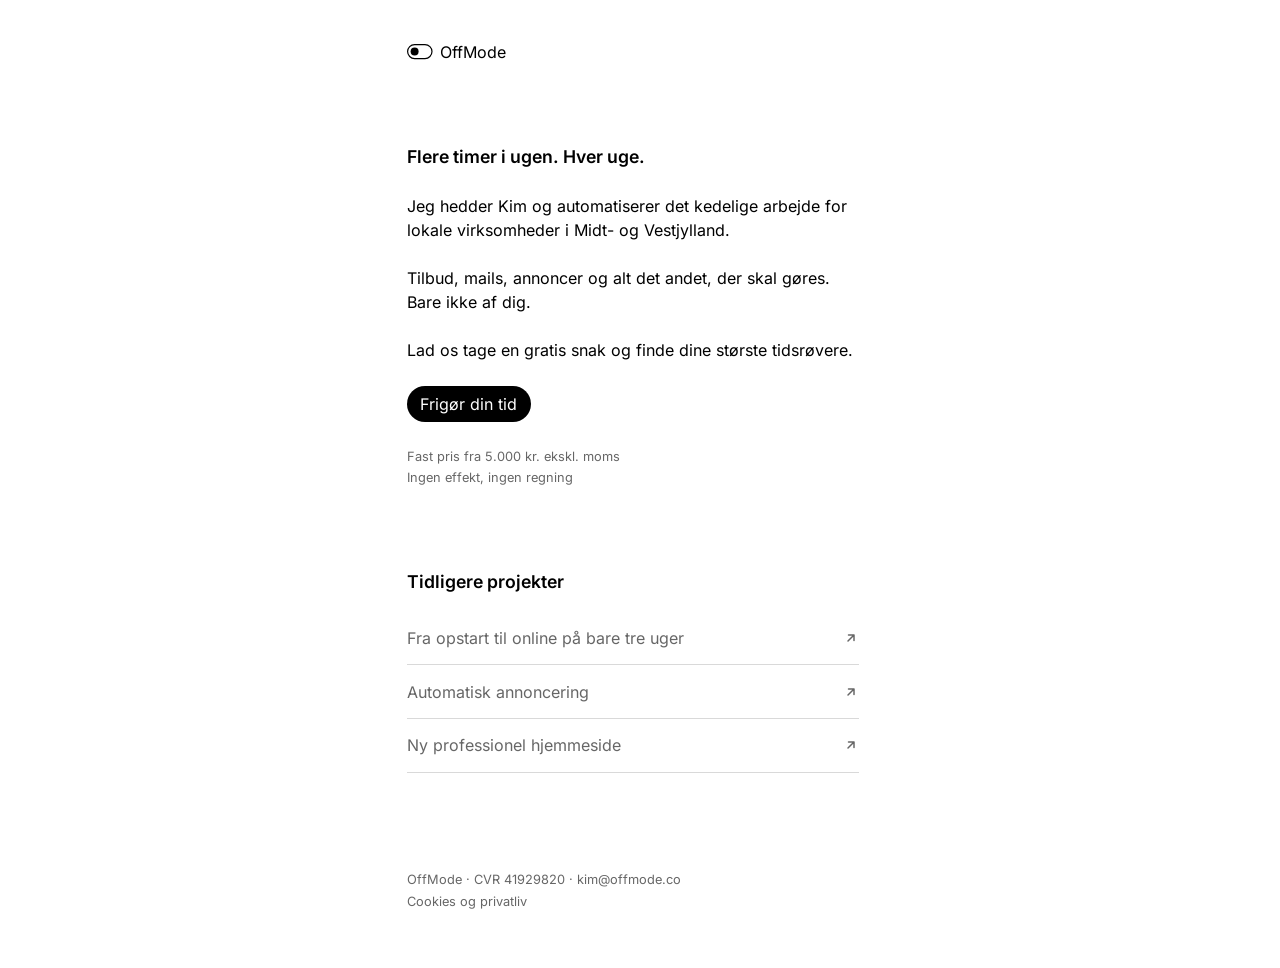
<file: index.html>
<!doctype html>
<html lang="da">
<head>
<meta charset="utf-8">
<meta name="viewport" content="width=device-width, initial-scale=1">
<title>OffMode – AI og automatisering for lokale virksomheder i Midt- og Vestjylland</title>
<meta name="description" content="Jeg hedder Kim og automatiserer det kedelige arbejde for lokale virksomheder i Midt- og Vestjylland. Tilbud, mails, annoncer og alt det andet, der skal gøres. Bare ikke af dig.">
<meta property="og:type" content="website">
<meta property="og:site_name" content="OffMode">
<meta property="og:locale" content="da_DK">
<meta property="og:url" content="https://offmode.co/">
<meta property="og:title" content="OffMode – Flere timer i ugen. Hver uge.">
<meta property="og:description" content="Jeg hedder Kim og automatiserer det kedelige arbejde for lokale virksomheder i Midt- og Vestjylland. Fast pris fra 5.000 kr.">
<meta property="og:image" content="https://offmode.co/og.png">
<meta property="og:image:width" content="1200">
<meta property="og:image:height" content="630">
<meta property="og:image:alt" content="OffMode – Flere timer i ugen. Hver uge.">
<meta name="twitter:card" content="summary_large_image">
<link rel="icon" href="favicon.svg" type="image/svg+xml">
<link rel="icon" href="favicon.png" type="image/png" sizes="64x64">
<link rel="apple-touch-icon" href="apple-touch-icon.png">
<style>
  @font-face { font-family: Inter; font-style: normal; font-weight: 400; font-display: swap; src: url("fonts/inter-400.woff2") format("woff2"); }
  @font-face { font-family: Inter; font-style: normal; font-weight: 600; font-display: swap; src: url("fonts/inter-600.woff2") format("woff2"); }
  :root { --bg: #fff; --fg: #000; }
  * { box-sizing: border-box; }
  html { font-size: 16px; scrollbar-gutter: stable; }
  body {
    margin: 0;
    min-height: 100vh;
    display: flex;
    justify-content: center;
    align-items: flex-start;
    background: var(--bg);
    color: var(--fg);
    font-family: Inter, ui-sans-serif, system-ui, -apple-system, "Helvetica Neue", Arial, sans-serif;
    line-height: 1.5;
    -webkit-font-smoothing: antialiased;
  }
  main {
    width: 100%;
    max-width: 500px;
    min-height: 100vh;
    display: flex;
    flex-direction: column;
    padding: 2.5rem 1.5rem 2rem;
    text-align: left;
  }
  h1 { font-size: 1.1rem; font-weight: 600; margin: 0 0 1.5rem; }
  p { margin: 0 0 1.5rem; }
  p:last-of-type { margin-bottom: 1.5rem; }
  a.cta {
    align-self: flex-start;
    background: var(--fg);
    color: var(--bg);
    text-decoration: none;
    padding: 0.35rem 0.85rem;
    border-radius: 22px;
  }
  a.cta:hover, a.cta:focus-visible { opacity: 0.8; }
  h2 { font-size: 1.1rem; font-weight: 600; margin: 0 0 1rem; }
  .projects { list-style: none; margin: 0; padding: 0; }
  .projects li { border-bottom: 1px solid color-mix(in srgb, var(--fg) 15%, transparent); }
  .projects a {
    display: flex;
    justify-content: space-between;
    align-items: center;
    padding: 0.9rem 0;
    color: color-mix(in srgb, var(--fg) 60%, transparent);
    text-decoration: none;
  }
  .projects a:hover, .projects a:focus-visible { color: var(--fg); }
  .projects svg { width: 1rem; height: 1rem; fill: none; stroke: currentColor; stroke-width: 1.5; stroke-linecap: round; stroke-linejoin: round; }
  .note { margin-top: 1.5rem; font-size: 0.8rem; line-height: 1.7; color: color-mix(in srgb, var(--fg) 60%, transparent); }
  section { margin-top: 5rem; }
  footer { margin-top: auto; padding-top: 6rem; font-size: 0.8rem; line-height: 1.7; color: color-mix(in srgb, var(--fg) 60%, transparent); }
  footer p { margin: 0; }
  footer span, footer a { white-space: nowrap; }
  footer a { color: inherit; text-decoration: none; }
  footer a:hover, footer a:focus-visible { color: var(--fg); }
  .brand { align-self: flex-start; display: inline-flex; align-items: center; gap: 0.5rem; color: var(--fg); text-decoration: none; font-weight: 400; margin: 0 0 5rem; }
  .brand svg { width: 1.6rem; height: 0.95rem; flex-shrink: 0; overflow: visible; }
  .legal p { margin: 0 0 1rem; }
  .legal p:last-of-type { margin-bottom: 1rem; }
  .legal h2 { margin: 2rem 0 0.5rem; }
  .legal .meta { color: color-mix(in srgb, var(--fg) 60%, transparent); }
  .legal ul { margin: 0 0 1rem; padding-left: 1.2rem; }
  .legal li { margin: 0 0 0.35rem; }
  .legal p a { color: var(--fg); text-underline-offset: 3px; }
  .legal footer p { margin: 0; }
  .legal footer a { color: inherit; text-decoration: none; }
  .legal footer a:hover, .legal footer a:focus-visible { color: var(--fg); }
</style>
</head>
<body>
<main>
  <a class="brand" href="./"><svg viewBox="0 0 32 19" aria-hidden="true"><rect x="0.75" y="0.75" width="30.5" height="17.5" rx="8.75" fill="none" stroke="currentColor" stroke-width="1.5"/><circle cx="9.5" cy="9.5" r="5" fill="currentColor"/></svg>OffMode</a>
  <h1>Flere timer i ugen. Hver uge.</h1>
  <p>Jeg hedder Kim og automatiserer det kedelige arbejde for lokale virksomheder i Midt- og Vestjylland.</p>
  <p>Tilbud, mails, annoncer og alt det andet, der skal gøres. Bare ikke af dig.</p>
  <p>Lad os tage en gratis snak og finde dine største tidsrøvere.</p>
  <a class="cta" href="mailto:kim@offmode.co?subject=Gratis%20snak&amp;body=Hej%20Kim%2C%0A%0AJeg%20bruger%20for%20meget%20tid%20p%C3%A5%20%E2%80%A6%0A%0A">Frigør din tid</a>
  <div class="note">Fast pris fra 5.000 kr. ekskl. moms<br>Ingen effekt, ingen regning</div>
  <section>
    <h2>Tidligere projekter</h2>
    <ul class="projects">
      <li><a href="https://byensentreprenor.dk" target="_blank" rel="noopener"><span>Fra opstart til online på bare tre uger</span><svg viewBox="0 0 16 16" aria-hidden="true"><path d="M5 11l6-6M5.5 5H11v5.5"/></svg></a></li>
      <li><a href="https://github.com/offmodeco/gog-feed" target="_blank" rel="noopener"><span>Automatisk annoncering</span><svg viewBox="0 0 16 16" aria-hidden="true"><path d="M5 11l6-6M5.5 5H11v5.5"/></svg></a></li>
      <li><a href="https://viborg-caravancenter.dk" target="_blank" rel="noopener"><span>Ny professionel hjemmeside</span><svg viewBox="0 0 16 16" aria-hidden="true"><path d="M5 11l6-6M5.5 5H11v5.5"/></svg></a></li>
    </ul>
  </section>
  <footer>
    <p><span>OffMode · CVR 41929820</span> · <a href="mailto:kim@offmode.co">kim@offmode.co</a></p>
    <p><a href="privatliv/">Cookies og privatliv</a></p>
  </footer>
</main>
</body>
</html>
</file>
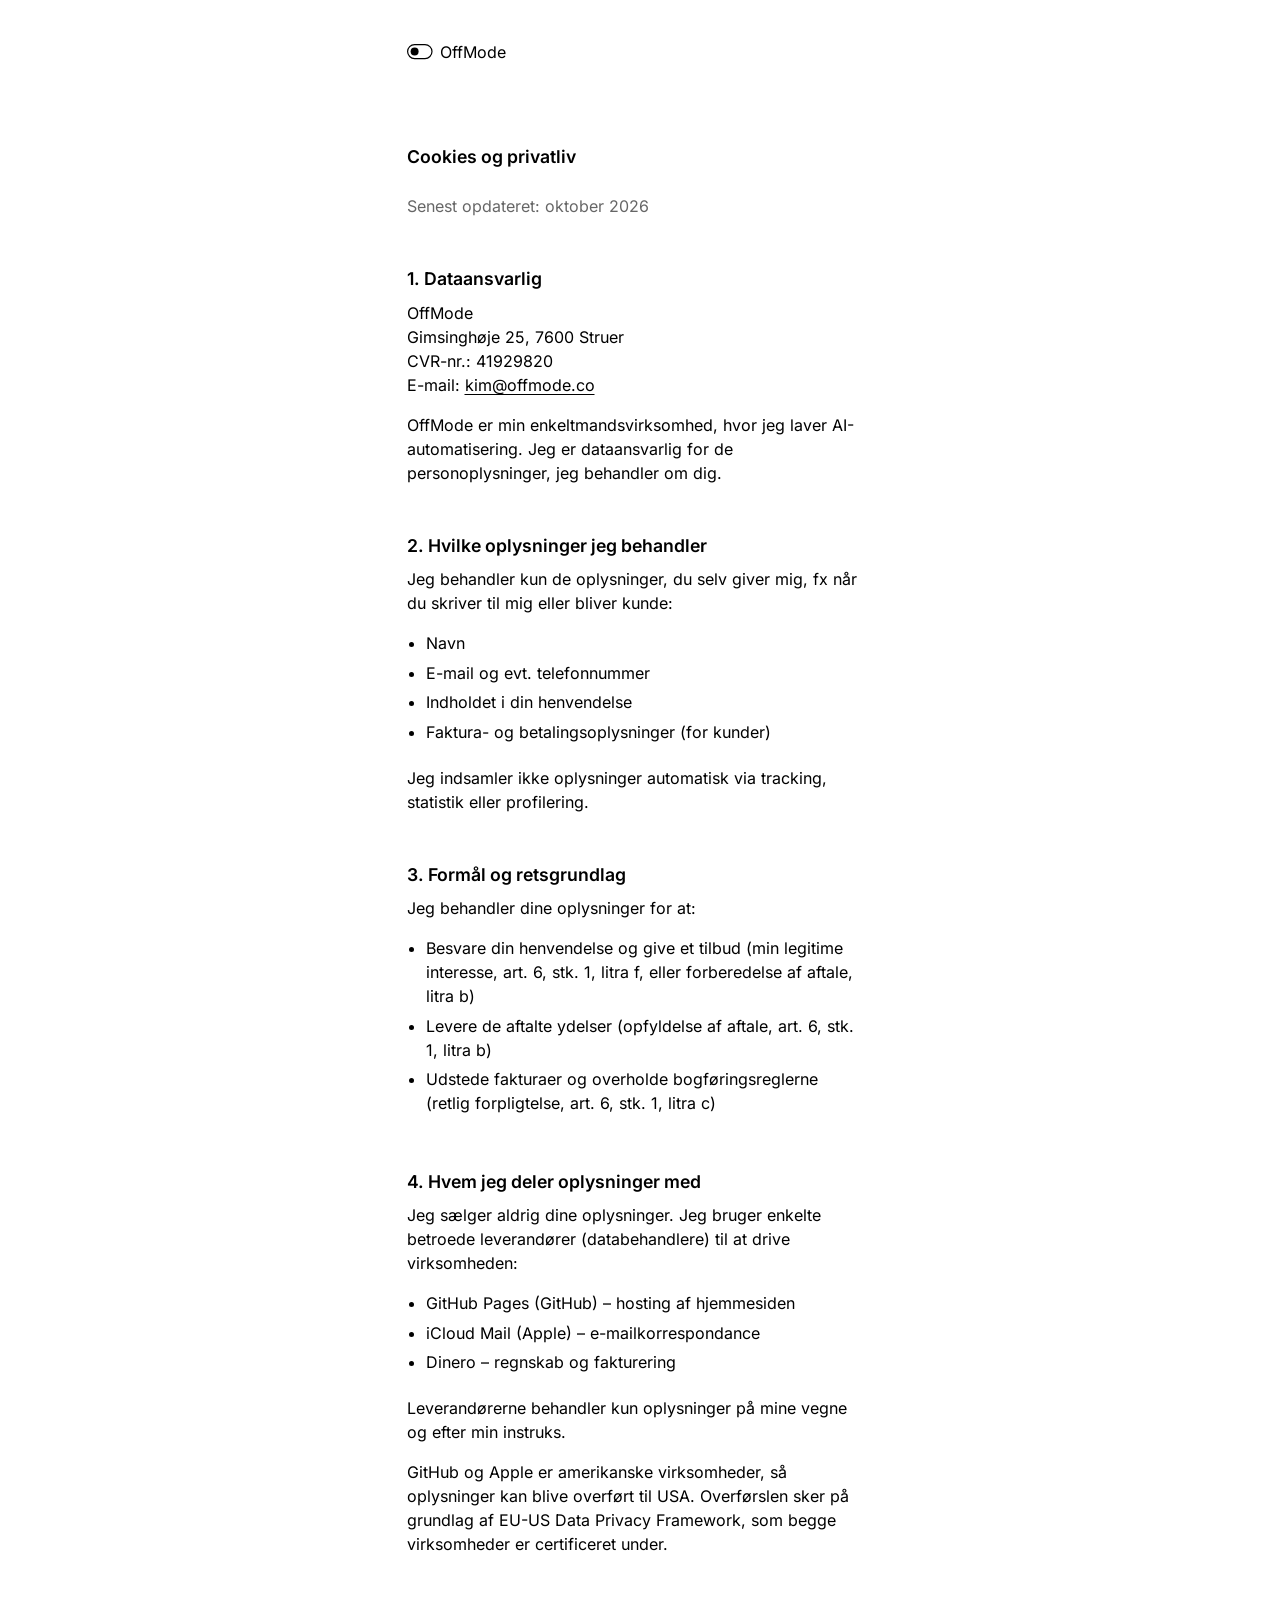
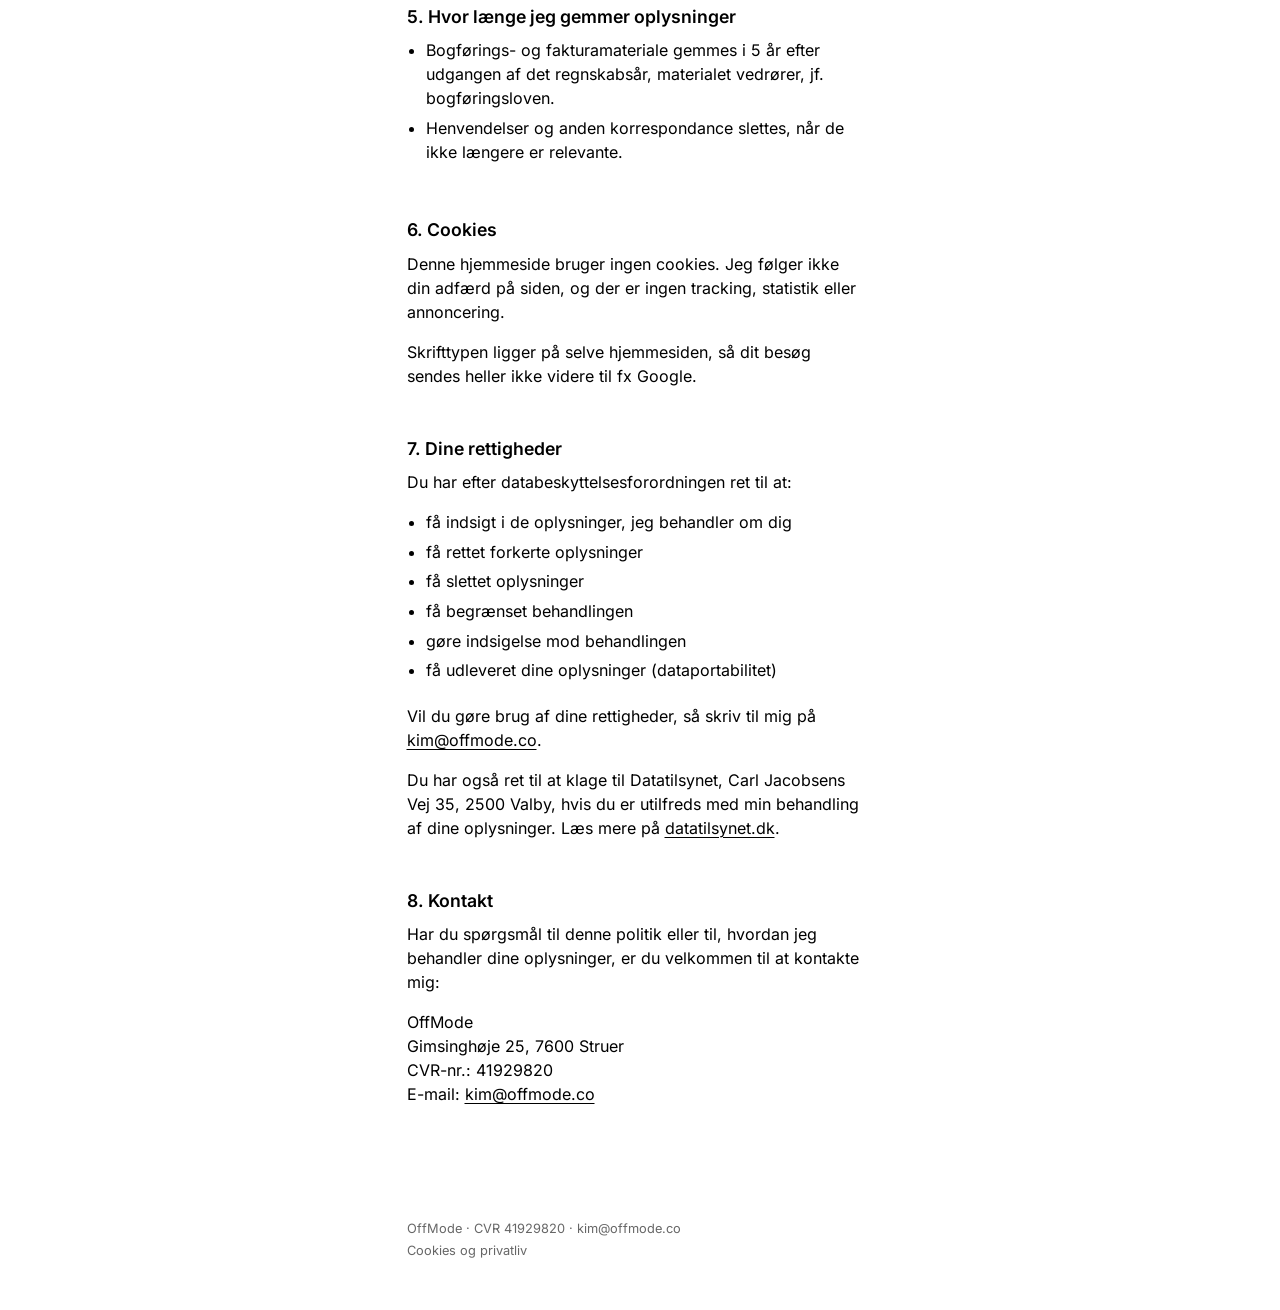
<file: privatliv/index.html>
<!doctype html>
<html lang="da">
<head>
<meta charset="utf-8">
<meta name="viewport" content="width=device-width, initial-scale=1">
<title>Cookies og privatliv – OffMode</title>
<meta name="description" content="Sådan behandler OffMode personoplysninger. Hjemmesiden bruger ingen cookies.">
<meta property="og:type" content="website">
<meta property="og:site_name" content="OffMode">
<meta property="og:locale" content="da_DK">
<meta property="og:url" content="https://offmode.co/privatliv/">
<meta property="og:title" content="Cookies og privatliv – OffMode">
<meta property="og:description" content="Sådan behandler OffMode personoplysninger. Hjemmesiden bruger ingen cookies.">
<meta property="og:image" content="https://offmode.co/og.png">
<meta property="og:image:width" content="1200">
<meta property="og:image:height" content="630">
<meta property="og:image:alt" content="OffMode – Flere timer i ugen. Hver uge.">
<meta name="twitter:card" content="summary_large_image">
<link rel="icon" href="../favicon.svg" type="image/svg+xml">
<link rel="icon" href="../favicon.png" type="image/png" sizes="64x64">
<link rel="apple-touch-icon" href="../apple-touch-icon.png">
<style>
  @font-face { font-family: Inter; font-style: normal; font-weight: 400; font-display: swap; src: url("../fonts/inter-400.woff2") format("woff2"); }
  @font-face { font-family: Inter; font-style: normal; font-weight: 600; font-display: swap; src: url("../fonts/inter-600.woff2") format("woff2"); }
  :root { --bg: #fff; --fg: #000; }
  * { box-sizing: border-box; }
  html { font-size: 16px; scrollbar-gutter: stable; }
  body {
    margin: 0;
    min-height: 100vh;
    display: flex;
    justify-content: center;
    align-items: flex-start;
    background: var(--bg);
    color: var(--fg);
    font-family: Inter, ui-sans-serif, system-ui, -apple-system, "Helvetica Neue", Arial, sans-serif;
    line-height: 1.5;
    -webkit-font-smoothing: antialiased;
  }
  main {
    width: 100%;
    max-width: 500px;
    min-height: 100vh;
    display: flex;
    flex-direction: column;
    padding: 2.5rem 1.5rem 2rem;
    text-align: left;
  }
  u { text-underline-offset: 3px; }
  h1 { font-size: 1.1rem; font-weight: 600; margin: 0 0 1.5rem; }
  p { margin: 0 0 1.5rem; }
  p:last-of-type { margin-bottom: 3rem; }
  a.cta {
    align-self: flex-start;
    background: var(--fg);
    color: var(--bg);
    text-decoration: none;
    padding: 0.45rem 1rem;
    border-radius: 22px;
  }
  a.cta:hover, a.cta:focus-visible { opacity: 0.8; }
  h2 { font-size: 1.1rem; font-weight: 600; margin: 0 0 1rem; }
  .projects { list-style: none; margin: 0; padding: 0; }
  .projects li { border-bottom: 1px solid color-mix(in srgb, var(--fg) 15%, transparent); }
  .projects a {
    display: flex;
    justify-content: space-between;
    align-items: center;
    padding: 0.9rem 0;
    color: color-mix(in srgb, var(--fg) 60%, transparent);
    text-decoration: none;
  }
  .projects a:hover, .projects a:focus-visible { color: var(--fg); }
  .projects svg { width: 1rem; height: 1rem; fill: none; stroke: currentColor; stroke-width: 1.5; stroke-linecap: round; stroke-linejoin: round; }
  section { margin-top: 4rem; }
  footer { margin-top: auto; padding-top: 6rem; font-size: 0.8rem; line-height: 1.7; color: color-mix(in srgb, var(--fg) 60%, transparent); }
  footer p { margin: 0; }
  footer span, footer a { white-space: nowrap; }
  footer a { color: inherit; text-decoration: none; }
  footer a:hover, footer a:focus-visible { color: var(--fg); }
  .brand { align-self: flex-start; display: inline-flex; align-items: center; gap: 0.5rem; color: var(--fg); text-decoration: none; font-weight: 400; margin: 0 0 5rem; }
  .brand svg { width: 1.6rem; height: 0.95rem; flex-shrink: 0; overflow: visible; }
  .legal p { margin: 0 0 1rem; }
  .legal p:last-of-type { margin-bottom: 1rem; }
  .legal h2 { margin: 2rem 0 0.5rem; }
  .legal .meta { color: color-mix(in srgb, var(--fg) 60%, transparent); }
  .legal ul { margin: 0 0 1rem; padding-left: 1.2rem; }
  .legal li { margin: 0 0 0.35rem; }
  .legal p a { color: var(--fg); text-underline-offset: 3px; }
  .legal footer p { margin: 0; }
  .legal footer a { color: inherit; text-decoration: none; }
  .legal footer a:hover, .legal footer a:focus-visible { color: var(--fg); }
</style>
</head>
<body>
<main class="legal">
  <a class="brand" href="../"><svg viewBox="0 0 32 19" aria-hidden="true"><rect x="0.75" y="0.75" width="30.5" height="17.5" rx="8.75" fill="none" stroke="currentColor" stroke-width="1.5"/><circle cx="9.5" cy="9.5" r="5" fill="currentColor"/></svg>OffMode</a>
  <h1>Cookies og privatliv</h1>
  <p class="meta">Senest opdateret: oktober 2026</p>

  <h2>1. Dataansvarlig</h2>
  <p>OffMode<br>Gimsinghøje 25, 7600 Struer<br>CVR-nr.: 41929820<br>E-mail: <a href="mailto:kim@offmode.co">kim@offmode.co</a></p>
  <p>OffMode er min enkeltmandsvirksomhed, hvor jeg laver AI-automatisering. Jeg er dataansvarlig for de personoplysninger, jeg behandler om dig.</p>

  <h2>2. Hvilke oplysninger jeg behandler</h2>
  <p>Jeg behandler kun de oplysninger, du selv giver mig, fx når du skriver til mig eller bliver kunde:</p>
  <ul>
    <li>Navn</li>
    <li>E-mail og evt. telefonnummer</li>
    <li>Indholdet i din henvendelse</li>
    <li>Faktura- og betalingsoplysninger (for kunder)</li>
  </ul>
  <p>Jeg indsamler ikke oplysninger automatisk via tracking, statistik eller profilering.</p>

  <h2>3. Formål og retsgrundlag</h2>
  <p>Jeg behandler dine oplysninger for at:</p>
  <ul>
    <li>Besvare din henvendelse og give et tilbud (min legitime interesse, art. 6, stk. 1, litra f, eller forberedelse af aftale, litra b)</li>
    <li>Levere de aftalte ydelser (opfyldelse af aftale, art. 6, stk. 1, litra b)</li>
    <li>Udstede fakturaer og overholde bogføringsreglerne (retlig forpligtelse, art. 6, stk. 1, litra c)</li>
  </ul>

  <h2>4. Hvem jeg deler oplysninger med</h2>
  <p>Jeg sælger aldrig dine oplysninger. Jeg bruger enkelte betroede leverandører (databehandlere) til at drive virksomheden:</p>
  <ul>
    <li>GitHub Pages (GitHub) – hosting af hjemmesiden</li>
    <li>iCloud Mail (Apple) – e-mailkorrespondance</li>
    <li>Dinero – regnskab og fakturering</li>
  </ul>
  <p>Leverandørerne behandler kun oplysninger på mine vegne og efter min instruks.</p>
  <p>GitHub og Apple er amerikanske virksomheder, så oplysninger kan blive overført til USA. Overførslen sker på grundlag af EU-US Data Privacy Framework, som begge virksomheder er certificeret under.</p>

  <h2>5. Hvor længe jeg gemmer oplysninger</h2>
  <ul>
    <li>Bogførings- og fakturamateriale gemmes i 5 år efter udgangen af det regnskabsår, materialet vedrører, jf. bogføringsloven.</li>
    <li>Henvendelser og anden korrespondance slettes, når de ikke længere er relevante.</li>
  </ul>

  <h2>6. Cookies</h2>
  <p>Denne hjemmeside bruger ingen cookies. Jeg følger ikke din adfærd på siden, og der er ingen tracking, statistik eller annoncering.</p>
  <p>Skrifttypen ligger på selve hjemmesiden, så dit besøg sendes heller ikke videre til fx Google.</p>

  <h2>7. Dine rettigheder</h2>
  <p>Du har efter databeskyttelsesforordningen ret til at:</p>
  <ul>
    <li>få indsigt i de oplysninger, jeg behandler om dig</li>
    <li>få rettet forkerte oplysninger</li>
    <li>få slettet oplysninger</li>
    <li>få begrænset behandlingen</li>
    <li>gøre indsigelse mod behandlingen</li>
    <li>få udleveret dine oplysninger (dataportabilitet)</li>
  </ul>
  <p>Vil du gøre brug af dine rettigheder, så skriv til mig på <a href="mailto:kim@offmode.co">kim@offmode.co</a>.</p>
  <p>Du har også ret til at klage til Datatilsynet, Carl Jacobsens Vej 35, 2500 Valby, hvis du er utilfreds med min behandling af dine oplysninger. Læs mere på <a href="https://www.datatilsynet.dk">datatilsynet.dk</a>.</p>

  <h2>8. Kontakt</h2>
  <p>Har du spørgsmål til denne politik eller til, hvordan jeg behandler dine oplysninger, er du velkommen til at kontakte mig:</p>
  <p>OffMode<br>Gimsinghøje 25, 7600 Struer<br>CVR-nr.: 41929820<br>E-mail: <a href="mailto:kim@offmode.co">kim@offmode.co</a></p>

  <footer>
    <p><span>OffMode · CVR 41929820</span> · <a href="mailto:kim@offmode.co">kim@offmode.co</a></p>
    <p><a href="./">Cookies og privatliv</a></p>
  </footer>
</main>
</body>
</html>
</file>
